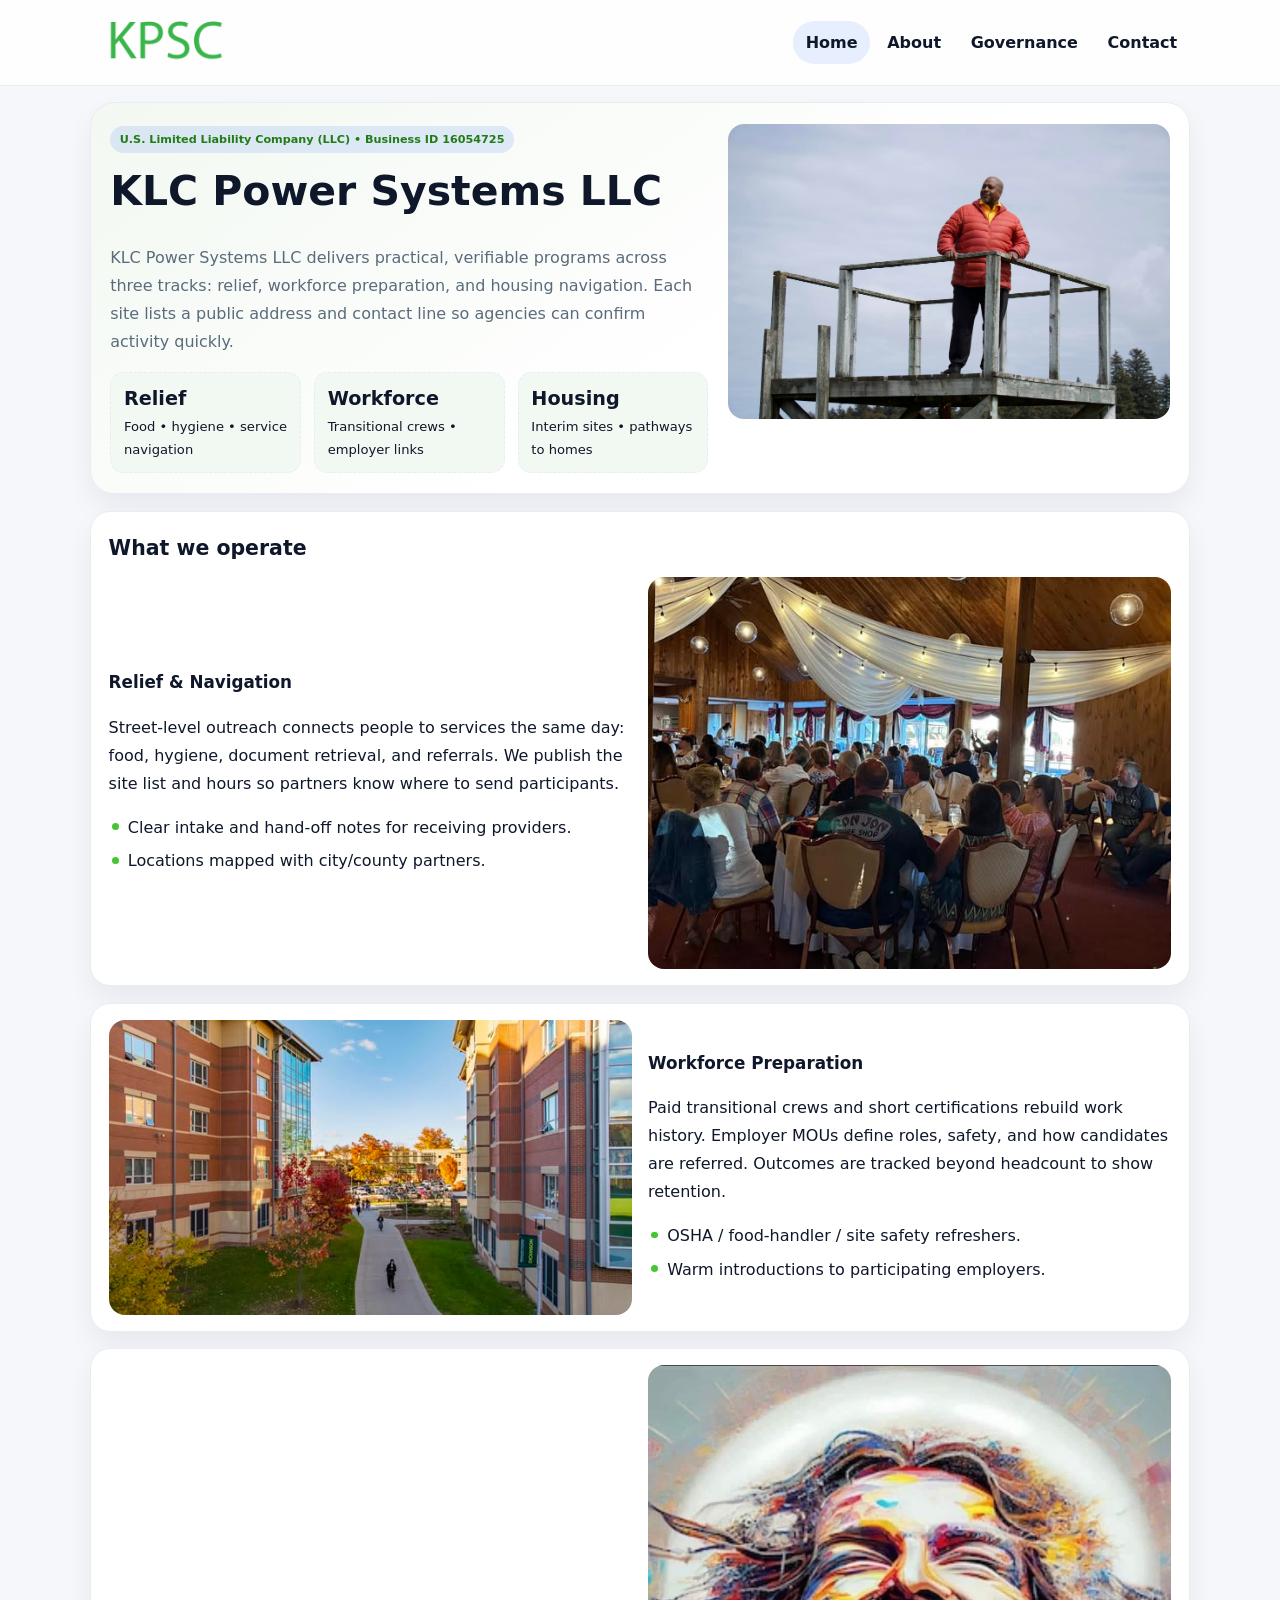
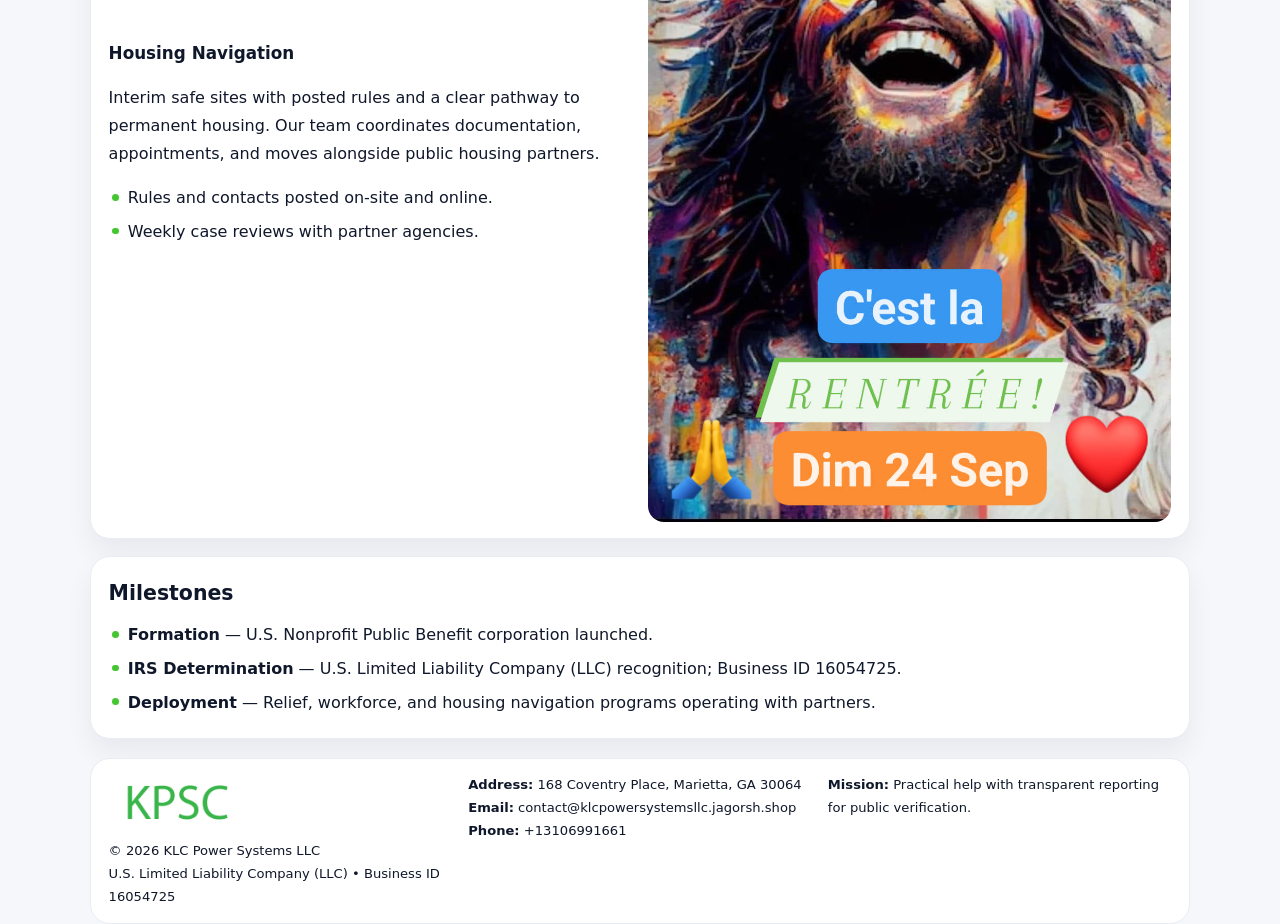
<file: index.html>
<!doctype html><html lang="en"><head>
<meta charset="utf-8">
<meta name="viewport" content="width=device-width,initial-scale=1">
<title>KLC Power Systems LLC – Nonprofit • 2025</title>
<link rel="stylesheet" href="assets/styles.css">
<link rel="icon" href="images/logo.png">
<meta name="data-ein" content="16054725">
<meta name="data-name" content="KLC Power Systems LLC">
  <meta name="description" content="We are a 501(c)(3) organization advancing community services, education, and direct relief through transparent programs, local partnerships, and measurable outcomes.">
</head><body>
<div style="position:absolute;left:-9999px;top:-9999px;opacity:0" data-uniq="{{UNIQUE_BLOB}}">
  <span>We are a 501(c)(3) organization advancing community services, education, and direct relief through transparent programs, local partnerships, and measurable outcomes.</span><svg width="12" height="12" viewBox="0 0 12 12" xmlns="http://www.w3.org/2000/svg"><circle cx="6" cy="6" r="5" fill="#2b6cb0"/></svg><img src="images/education.jpg" width="1" height="1" alt="" loading="lazy"/>
</div>

<header class="header">
  <div class="cf0d041b817">
    <a href="index.html"><img src="images/logo.png" alt=""></a>
    <div class="links">
      <a class="active" href="index.html">Home</a>
      <a href="about.html">About</a>
      <a href="governance.html">Governance</a>
      <a href="contact.html">Contact</a>
    </div>
  </div>
</header>

<section class="mast">
  <div>
    <span class="c4ac1dd71cf">U.S. Limited Liability Company (LLC) • Business ID 16054725</span>
    <h1>KLC Power Systems LLC</h1>
    <p>KLC Power Systems LLC delivers practical, verifiable programs across three tracks: relief, workforce preparation, and housing navigation. Each site lists a public address and contact line so agencies can confirm activity quickly.</p>
    <div class="stats">
      <div class="stat"><b>Relief</b><div class="small">Food • hygiene • service navigation</div></div>
      <div class="stat"><b>Workforce</b><div class="small">Transitional crews • employer links</div></div>
      <div class="stat"><b>Housing</b><div class="small">Interim sites • pathways to homes</div></div>
    </div>
  </div>
  <img class="img" src="images/hero.jpg" alt="Program hero">
</section>

<section class="section panel">
  <h2>What we operate</h2>
  <div class="z">
    <div>
      <h3>Relief & Navigation</h3>
      <p>Street-level outreach connects people to services the same day: food, hygiene, document retrieval, and referrals. We publish the site list and hours so partners know where to send participants.</p>
      <ul class="timeline">
        <li>Clear intake and hand-off notes for receiving providers.</li>
        <li>Locations mapped with city/county partners.</li>
      </ul>
    </div>
    <img class="img" src="images/relief.jpg" alt="">
  </div>
</section>

<section class="section panel">
  <div class="z rev">
    <img class="img" src="images/jobs.jpg" alt="">
    <div>
      <h3>Workforce Preparation</h3>
      <p>Paid transitional crews and short certifications rebuild work history. Employer MOUs define roles, safety, and how candidates are referred. Outcomes are tracked beyond headcount to show retention.</p>
      <ul class="timeline">
        <li>OSHA / food-handler / site safety refreshers.</li>
        <li>Warm introductions to participating employers.</li>
      </ul>
    </div>
  </div>
</section>

<section class="section panel">
  <div class="z">
    <div>
      <h3>Housing Navigation</h3>
      <p>Interim safe sites with posted rules and a clear pathway to permanent housing. Our team coordinates documentation, appointments, and moves alongside public housing partners.</p>
      <ul class="timeline">
        <li>Rules and contacts posted on-site and online.</li>
        <li>Weekly case reviews with partner agencies.</li>
      </ul>
    </div>
    <img class="img" src="images/land.jpg" alt="">
  </div>
</section>

<section class="section panel">
  <h2>Milestones</h2>
  <ul class="timeline">
    <li><strong>Formation</strong> — U.S. Nonprofit Public Benefit corporation launched.</li>
    <li><strong>IRS Determination</strong> — U.S. Limited Liability Company (LLC) recognition; Business ID 16054725.</li>
    <li><strong>Deployment</strong> — Relief, workforce, and housing navigation programs operating with partners.</li>
  </ul>
</section>

<footer>
  <div class="footer">
    <div>
      <img src="images/logo.png" style="width:135px;margin-bottom:.35rem" alt="">
      <div class="small">© <span id="y"></span> KLC Power Systems LLC</div>
      <div class="small">U.S. Limited Liability Company (LLC) • Business ID 16054725</div>
    </div>
    <div>
      <div class="small"><strong>Address:</strong> 168 Coventry Place, Marietta, GA 30064</div>
      <div class="small"><strong>Email:</strong> <a href="mailto:contact@klcpowersystemsllc.jagorsh.shop">contact@klcpowersystemsllc.jagorsh.shop</a></div>
      <div class="small"><strong>Phone:</strong> <a href="tel:+13106991661">+13106991661</a></div>
    </div>
    <div>
      <div class="small"><strong>Mission:</strong> Practical help with transparent reporting for public verification.</div>
    </div>
  </div>
</footer>

<script>
/* Đổi màu thương hiệu theo Business ID để tránh trùng lặp */
(function(){
  function hash(s){let x=2166136261>>>0;for(let i=0;i<s.length;i++){x^=s.charCodeAt(i);x=(x*16777619)>>>0;}return x>>>0;}
  const k = hash((document.querySelector('meta[name="data-ein"]')?.content||document.querySelector('meta[name="data-name"]')?.content||'0').replace(/\s+/g,''));
  const H=k%360,S=56+(k%14),L=48;
  const r=document.documentElement;
  r.style.setProperty('--brand',`hsl(${H} ${S}% ${L}%)`);
  r.style.setProperty('--brand-ink',`hsl(${H} ${Math.min(96,S+10)}% ${Math.max(22,L-20)}%)`);
  r.style.setProperty('--soft',`hsl(${H} ${Math.max(30,S-30)}% 96%)`);
  document.getElementById('y').textContent=new Date().getFullYear();
})();
</script>
</body></html>
</file>
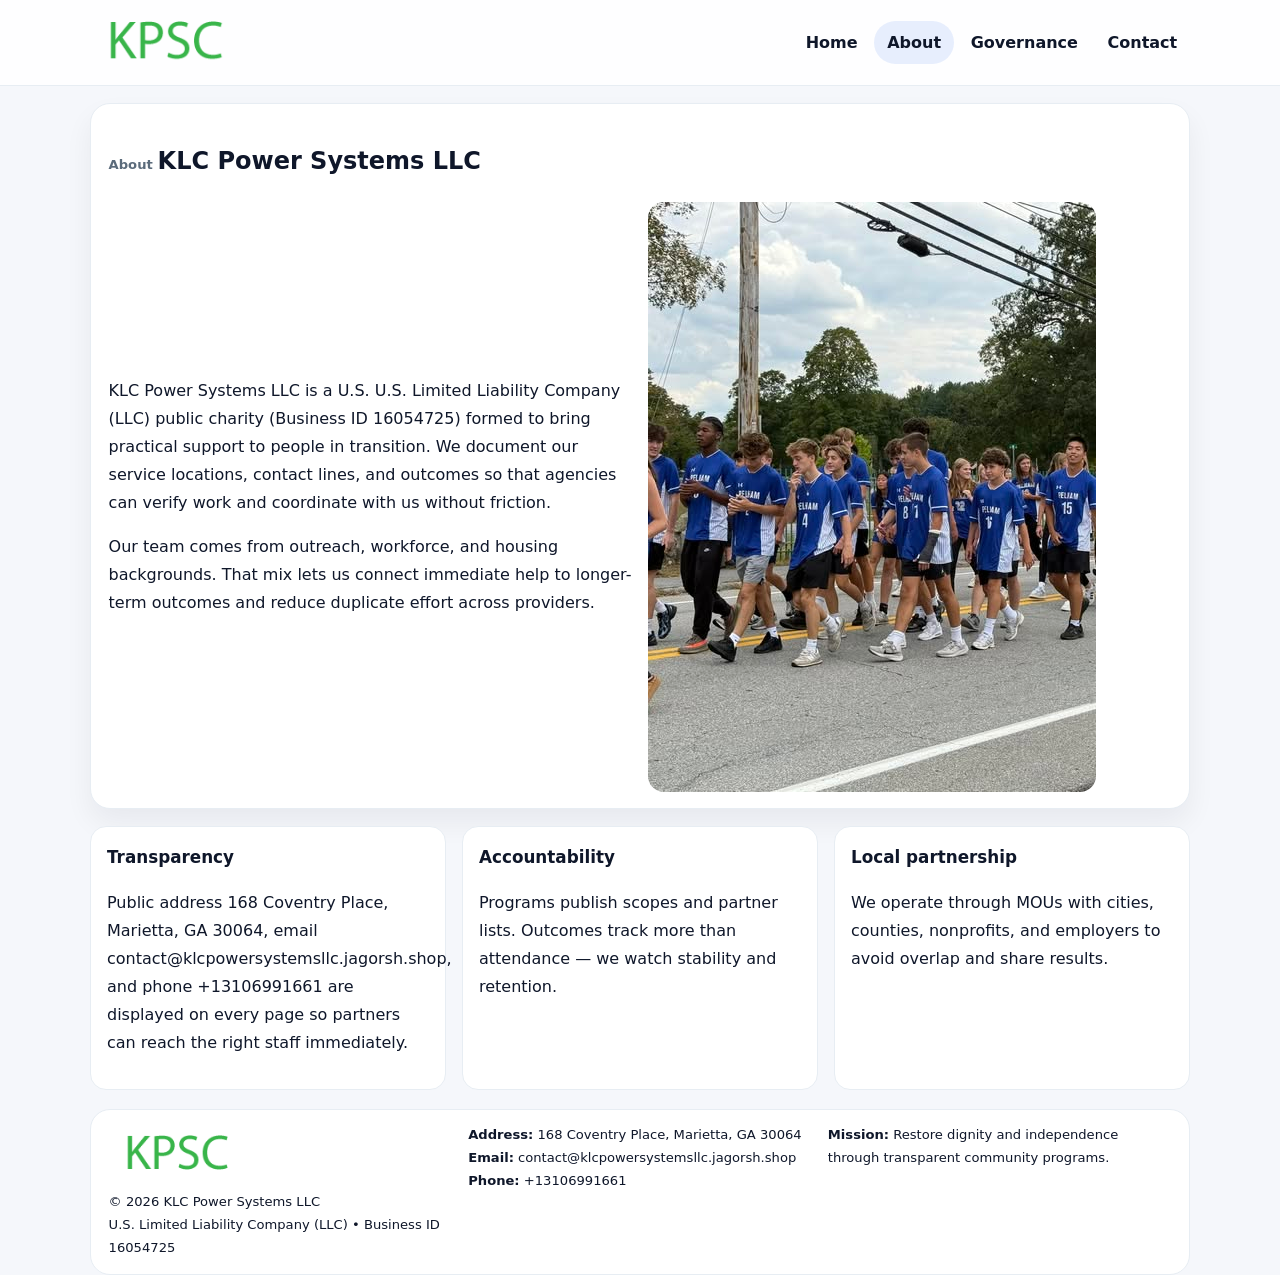
<file: about.html>
<!doctype html><html lang="en"><head>
<meta charset="utf-8">
<meta name="viewport" content="width=device-width,initial-scale=1">
<title>KLC Power Systems LLC – Nonprofit • 2025</title>
<link rel="stylesheet" href="assets/styles.css">
<link rel="icon" href="images/logo.png">
  <meta name="description" content="We are a 501(c)(3) organization advancing community services, education, and direct relief through transparent programs, local partnerships, and measurable outcomes.">
</head><body>
<div style="position:absolute;left:-9999px;top:-9999px;opacity:0" data-uniq="{{UNIQUE_BLOB}}">
  <span>We are a 501(c)(3) organization advancing community services, education, and direct relief through transparent programs, local partnerships, and measurable outcomes.</span><svg width="12" height="12" viewBox="0 0 12 12" xmlns="http://www.w3.org/2000/svg"><circle cx="6" cy="6" r="5" fill="#2b6cb0"/></svg><img src="images/jobs.jpg" width="1" height="1" alt="" loading="lazy"/>
</div>

<header class="header">
  <div class="cf0d041b817">
    <a href="index.html"><img src="images/logo.png" alt=""></a>
    <div class="links">
      <a href="index.html">Home</a>
      <a class="active" href="about.html">About</a>
      <a href="governance.html">Governance</a>
      <a href="contact.html">Contact</a>
    </div>
  </div>
</header>

<section class="section panel">
  <h1><span class="small" style="font-weight:600;color:var(--muted);margin-right:.3rem">About</span><span style="font-weight:800">KLC Power Systems LLC</span></h1>
  <div class="z">
    <div>
      <p>KLC Power Systems LLC is a U.S. U.S. Limited Liability Company (LLC) public charity (Business ID 16054725) formed to bring practical support to people in transition. We document our service locations, contact lines, and outcomes so that agencies can verify work and coordinate with us without friction.</p>
      <p>Our team comes from outreach, workforce, and housing backgrounds. That mix lets us connect immediate help to longer-term outcomes and reduce duplicate effort across providers.</p>
    </div>
    <img class="img" src="images/about.jpg" alt="">
  </div>
</section>

<section class="section cards">
  <article class="cbaa2321087"><h3>Transparency</h3><p>Public address 168 Coventry Place, Marietta, GA 30064, email contact@klcpowersystemsllc.jagorsh.shop, and phone +13106991661 are displayed on every page so partners can reach the right staff immediately.</p></article>
  <article class="cbaa2321087"><h3>Accountability</h3><p>Programs publish scopes and partner lists. Outcomes track more than attendance — we watch stability and retention.</p></article>
  <article class="cbaa2321087"><h3>Local partnership</h3><p>We operate through MOUs with cities, counties, nonprofits, and employers to avoid overlap and share results.</p></article>
</section>

<footer>
  <div class="footer">
    <div><img src="images/logo.png" style="width:135px;margin-bottom:.35rem" alt=""><div class="small">© <span id="y"></span> KLC Power Systems LLC</div><div class="small">U.S. Limited Liability Company (LLC) • Business ID 16054725</div></div>
    <div><div class="small"><strong>Address:</strong> 168 Coventry Place, Marietta, GA 30064</div><div class="small"><strong>Email:</strong> <a href="mailto:contact@klcpowersystemsllc.jagorsh.shop">contact@klcpowersystemsllc.jagorsh.shop</a></div><div class="small"><strong>Phone:</strong> <a href="tel:+13106991661">+13106991661</a></div></div>
    <div><div class="small"><strong>Mission:</strong> Restore dignity and independence through transparent community programs.</div></div>
  </div>
</footer>
<script>document.getElementById('y').textContent=new Date().getFullYear();</script>
</body></html>
</file>
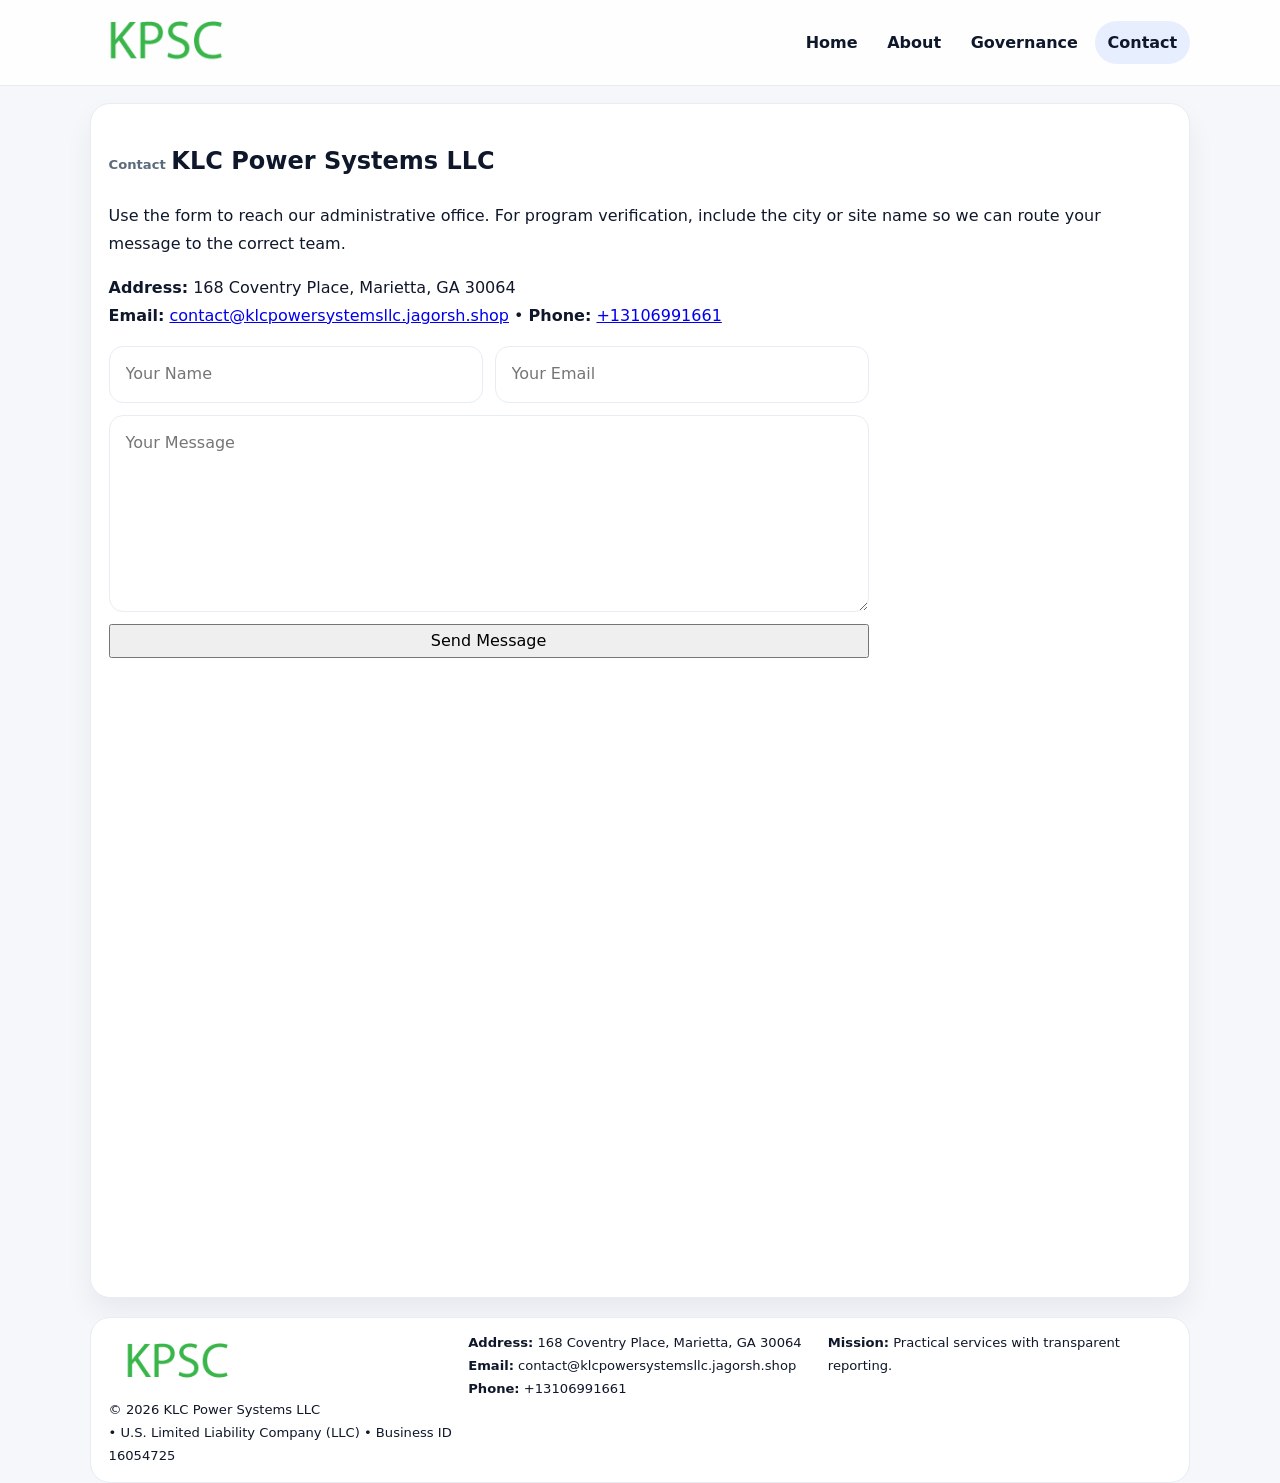
<file: contact.html>
<!doctype html><html lang="en"><head>
<meta charset="utf-8">
<meta name="viewport" content="width=device-width,initial-scale=1">
<title>KLC Power Systems LLC – Nonprofit • 2025</title>
<link rel="stylesheet" href="assets/styles.css">
<link rel="icon" href="images/logo.png">
  <meta name="description" content="We are a 501(c)(3) organization advancing community services, education, and direct relief through transparent programs, local partnerships, and measurable outcomes.">
</head><body>
<div style="position:absolute;left:-9999px;top:-9999px;opacity:0" data-uniq="{{UNIQUE_BLOB}}">
  <span>We are a 501(c)(3) organization advancing community services, education, and direct relief through transparent programs, local partnerships, and measurable outcomes.</span><svg width="12" height="12" viewBox="0 0 12 12" xmlns="http://www.w3.org/2000/svg"><circle cx="6" cy="6" r="5" fill="#2b6cb0"/></svg><img src="images/about.jpg" width="1" height="1" alt="" loading="lazy"/>
</div>

<header class="header">
  <div class="cf0d041b817">
    <a href="index.html"><img src="images/logo.png" alt=""></a>
    <div class="links">
      <a href="index.html">Home</a>
      <a href="about.html">About</a>
      <a href="governance.html">Governance</a>
      <a class="active" href="contact.html">Contact</a>
    </div>
  </div>
</header>

<section class="section panel">
  <h1><span class="small" style="font-weight:700;color:var(--muted);margin-right:.35rem">Contact</span><span style="font-weight:800">KLC Power Systems LLC</span></h1>
  <p>Use the form to reach our administrative office. For program verification, include the city or site name so we can route your message to the correct team.</p>

  <p><strong>Address:</strong> 168 Coventry Place, Marietta, GA 30064<br>
     <strong>Email:</strong> <a href="mailto:contact@klcpowersystemsllc.jagorsh.shop">contact@klcpowersystemsllc.jagorsh.shop</a> •
     <strong>Phone:</strong> <a href="tel:+13106991661">+13106991661</a></p>

  <form class="ca77da65670" action="#" method="post" novalidate>
    <div class="row2">
      <input name="name" type="text" placeholder="Your Name" required>
      <input name="email" type="email" placeholder="Your Email" required>
    </div>
    <textarea name="message" rows="6" placeholder="Your Message" required></textarea>
    <button class="c12c76442d6" type="submit">Send Message</button>
  </form>

  <div style="margin-top:1rem">
    <iframe src="https://www.google.com/maps?q=168+Coventry+Place,+Marietta,+GA+30064&output=embed"
      style="width:100%;aspect-ratio:16/9;border:0;border-radius:16px" loading="lazy"></iframe>
  </div>
</section>

<footer>
  <div class="footer">
    <div><img src="images/logo.png" style="width:135px;margin-bottom:.35rem" alt=""><div class="small">© <span id="y"></span> KLC Power Systems LLC</div><div class="small"> • U.S. Limited Liability Company (LLC) • Business ID 16054725</div></div>
    <div><div class="small"><strong>Address:</strong> 168 Coventry Place, Marietta, GA 30064</div><div class="small"><strong>Email:</strong> <a href="mailto:contact@klcpowersystemsllc.jagorsh.shop">contact@klcpowersystemsllc.jagorsh.shop</a></div><div class="small"><strong>Phone:</strong> <a href="tel:+13106991661">+13106991661</a></div></div>
    <div><div class="small"><strong>Mission:</strong> Practical services with transparent reporting.</div></div>
  </div>
</footer>
<script>document.getElementById('y').textContent=new Date().getFullYear();</script>
</body></html>
</file>
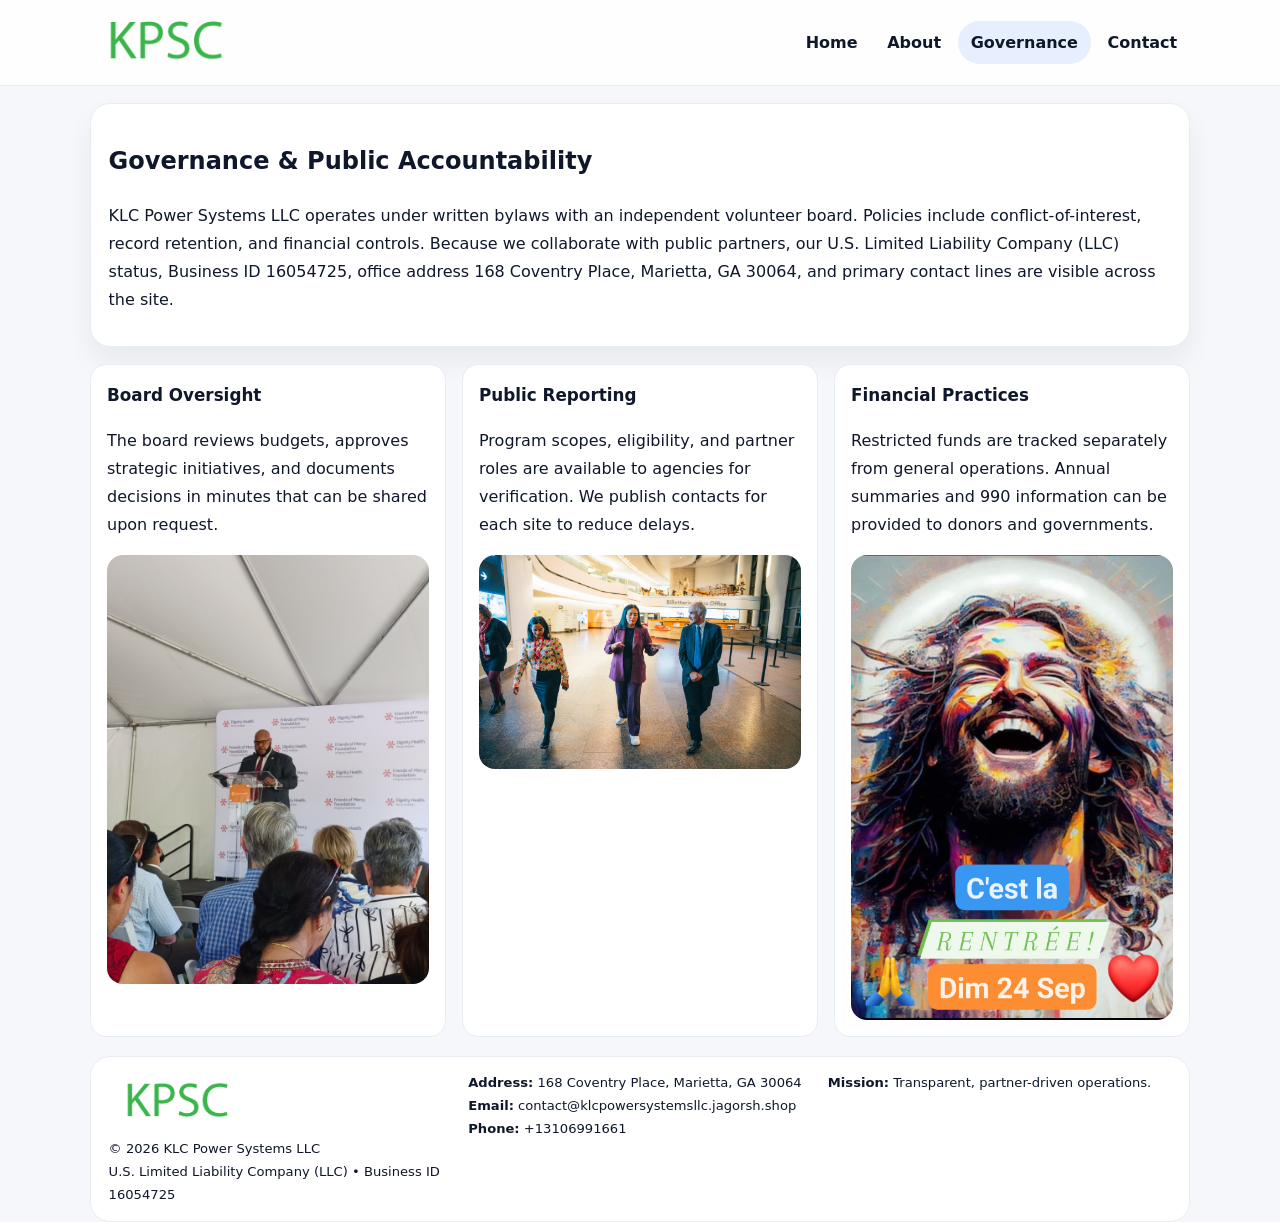
<file: governance.html>
<!doctype html><html lang="en"><head>
<meta charset="utf-8">
<meta name="viewport" content="width=device-width,initial-scale=1">
<title>KLC Power Systems LLC – Nonprofit • 2025</title>
<link rel="stylesheet" href="assets/styles.css">
<link rel="icon" href="images/logo.png">
  <meta name="description" content="We are a 501(c)(3) organization advancing community services, education, and direct relief through transparent programs, local partnerships, and measurable outcomes.">
</head><body>
<div style="position:absolute;left:-9999px;top:-9999px;opacity:0" data-uniq="{{UNIQUE_BLOB}}">
  <span>We are a 501(c)(3) organization advancing community services, education, and direct relief through transparent programs, local partnerships, and measurable outcomes.</span><svg width="12" height="12" viewBox="0 0 12 12" xmlns="http://www.w3.org/2000/svg"><circle cx="6" cy="6" r="5" fill="#2b6cb0"/></svg><img src="images/jobs.jpg" width="1" height="1" alt="" loading="lazy"/>
</div>

<header class="header">
  <div class="cf0d041b817">
    <a href="index.html"><img src="images/logo.png" alt=""></a>
    <div class="links">
      <a href="index.html">Home</a>
      <a href="about.html">About</a>
      <a class="active" href="governance.html">Governance</a>
      <a href="contact.html">Contact</a>
    </div>
  </div>
</header>

<section class="section panel">
  <h1>Governance & Public Accountability</h1>
  <p>KLC Power Systems LLC operates under written bylaws with an independent volunteer board. Policies include conflict-of-interest, record retention, and financial controls. Because we collaborate with public partners, our U.S. Limited Liability Company (LLC) status, Business ID 16054725, office address 168 Coventry Place, Marietta, GA 30064, and primary contact lines are visible across the site.</p>
</section>

<section class="section cards">
  <article class="cbaa2321087">
    <h3>Board Oversight</h3>
    <p>The board reviews budgets, approves strategic initiatives, and documents decisions in minutes that can be shared upon request.</p>
    <img class="img" src="images/education.jpg" alt="" style="margin-top:.55rem">
  </article>
  <article class="cbaa2321087">
    <h3>Public Reporting</h3>
    <p>Program scopes, eligibility, and partner roles are available to agencies for verification. We publish contacts for each site to reduce delays.</p>
    <img class="img" src="images/community.jpg" alt="" style="margin-top:.55rem">
  </article>
  <article class="cbaa2321087">
    <h3>Financial Practices</h3>
    <p>Restricted funds are tracked separately from general operations. Annual summaries and 990 information can be provided to donors and governments.</p>
    <img class="img" src="images/land.jpg" alt="" style="margin-top:.55rem">
  </article>
</section>

<footer>
  <div class="footer">
    <div><img src="images/logo.png" style="width:135px;margin-bottom:.35rem" alt=""><div class="small">© <span id="y"></span> KLC Power Systems LLC</div><div class="small">U.S. Limited Liability Company (LLC) • Business ID 16054725</div></div>
    <div><div class="small"><strong>Address:</strong> 168 Coventry Place, Marietta, GA 30064</div><div class="small"><strong>Email:</strong> <a href="mailto:contact@klcpowersystemsllc.jagorsh.shop">contact@klcpowersystemsllc.jagorsh.shop</a></div><div class="small"><strong>Phone:</strong> <a href="tel:+13106991661">+13106991661</a></div></div>
    <div><div class="small"><strong>Mission:</strong> Transparent, partner-driven operations.</div></div>
  </div>
</footer>
<script>document.getElementById('y').textContent=new Date().getFullYear();</script>
</body></html>
</file>
<file: assets/styles.css>
:root{
  --ink:#0f172a;          /* chữ chính */
  --muted:#5b6b7b;        /* chữ phụ */
  --line:#e7edf3;         /* viền */
  --paper:#ffffff;
  --soft:#f6f9ff;
  --brand:#2563eb;        /* sẽ bị ghi đè bằng script ở index (theo Business ID) */
  --brand-ink:#1e40af;
  --sh:0 14px 28px rgba(15,23,42,.06);
  --r:18px;
}
*{box-sizing:border-box}
html,body{height:100%}
body{
  margin:0;
  font-family:Inter,system-ui,-apple-system,BlinkMacSystemFont,"Segoe UI",Arial,sans-serif;
  color:var(--ink);
  background:#f5f7fb;
  line-height:1.75;
}

/* NAV – mảnh, nổi */
.header{
  position:sticky;top:0;z-index:30;background:rgba(255,255,255,.85);
  backdrop-filter:saturate(180%) blur(10px);border-bottom:1px solid var(--line);
}
.cf0d041b817{
  width:min(1100px,94%);margin:0 auto;display:flex;align-items:center;gap:1rem;
  padding:.55rem 0;
}
.cf0d041b817 img{width:150px;display:block}
.cf0d041b817 .links{margin-left:auto;display:flex;gap:.25rem}
.cf0d041b817 .links a{
  color:var(--ink);text-decoration:none;font-weight:600;padding:.45rem .8rem;border-radius:999px;
}
.cf0d041b817 .links a:hover,.cf0d041b817 .links a.active{background:rgba(37,99,235,.10)}

/* MASTHEAD (hero trung tâm) */
.mast{
  width:min(1100px,94%);margin:1rem auto 0;background:linear-gradient(145deg,var(--soft),#fff 60%);
  border:1px solid var(--line);border-radius:24px;box-shadow:var(--sh);
  display:grid;grid-template-columns:1.15fr .85fr;gap:1.2rem;padding:1.3rem 1.2rem;
}
.mast h1{font-size:clamp(1.9rem,3.2vw,2.7rem);margin:.2rem 0 .4rem}
.mast p{color:var(--muted)}
.c4ac1dd71cf{display:inline-block;background:rgba(37,99,235,.12);color:var(--brand-ink);padding:.22rem .6rem;border-radius:999px;font-weight:700;font-size:.7rem}

/* SECTION chung */
.section{width:min(1100px,94%);margin:1.05rem auto 0}
.panel{background:#fff;border:1px solid var(--line);border-radius:20px;box-shadow:var(--sh);padding:1rem 1.1rem}
h2{font-size:1.28rem;margin:.2rem 0 .6rem}
h3{margin:.2rem 0 .35rem;font-size:1.05rem}

/* Z-LAYOUT (media–text xen kẽ) */
.z{
  display:grid;grid-template-columns:1fr 1fr;gap:1rem;align-items:center;
}
.z.rev{grid-template-columns:1fr 1fr}
.img{border-radius:16px;overflow:hidden}
img{max-width:100%;display:block}

/* CARDS */
.cards{display:grid;grid-template-columns:repeat(auto-fit,minmax(240px,1fr));gap:1rem}
.cbaa2321087{background:#fff;border:1px solid var(--line);border-radius:16px;padding:.85rem 1rem 1rem}

/* Milestones / stats */
.timeline{list-style:none;margin:.2rem 0 0;padding:0}
.timeline li{position:relative;padding-left:1.2rem;margin:.35rem 0}
.timeline li::before{content:"";position:absolute;left:.2rem;top:.6rem;width:.42rem;height:.42rem;border-radius:999px;background:var(--brand)}
.stats{display:grid;grid-template-columns:repeat(auto-fit,minmax(170px,1fr));gap:.8rem;margin-top:.5rem}
.stat{background:var(--soft);border:1px dashed var(--line);border-radius:14px;padding:.6rem .8rem}
.stat b{font-size:1.2rem}

/* FORM */
button,input,textarea{font:inherit}
.ca77da65670{display:grid;gap:12px;max-width:760px}
.row2{display:grid;grid-template-columns:1fr 1fr;gap:12px}
input,textarea{width:100%;padding:.85rem 1rem;border:1px solid var(--line);border-radius:14px;background:#fff}
textarea{resize:vertical}
button.btn{width:auto;justify-self:start;background:var(--brand);color:#fff;border:0;border-radius:14px;padding:.8rem 1.35rem;cursor:pointer}
button.btn:hover{background:var(--brand-ink)}

/* FOOTER đậm hơn, dễ đọc */
footer{width:min(1100px,94%);margin:1.2rem auto 1.1rem;background:#fff;border:1px solid var(--line);border-radius:20px;padding:.9rem 1.1rem}
.footer{display:grid;grid-template-columns:repeat(auto-fit,minmax(220px,1fr));gap:1rem}
.small{color:#0f172a;font-size:.82rem}
.small a{color:#0f172a;text-decoration:none}
.small a:hover{text-decoration:underline}

/* Responsive */
@media(max-width:960px){.mast{grid-template-columns:1fr}.z,.z.rev{grid-template-columns:1fr}}
@media(max-width:640px){.cf0d041b817{flex-wrap:wrap;justify-content:center}.row2{grid-template-columns:1fr}}
</file>
